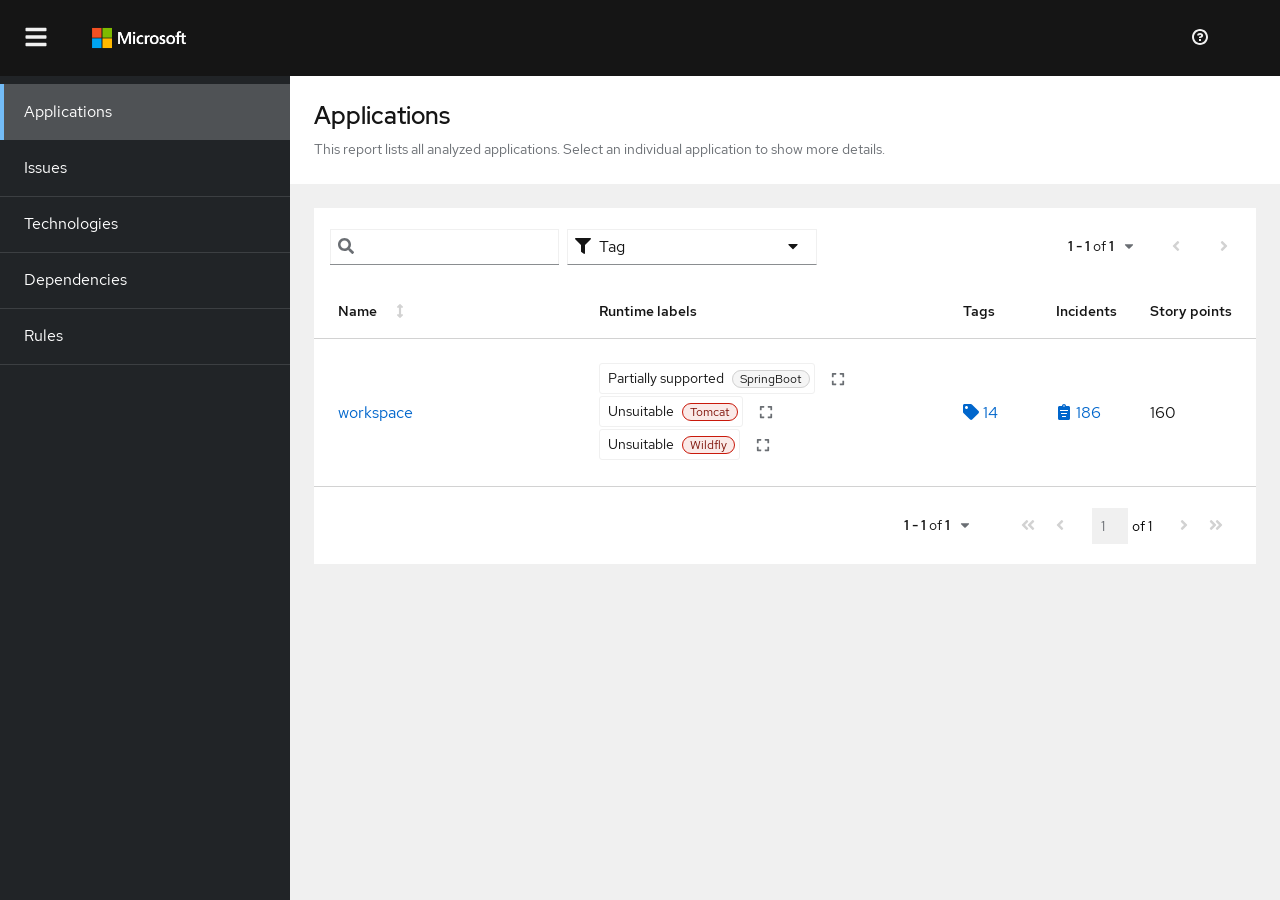
<file: .migrate-copilot/appcat/index.html>
<!doctype html><html lang="en"><head><meta charset="utf-8"/><link name="favicon" rel="icon" href="./favicon.ico"/><meta name="viewport" content="width=device-width,initial-scale=1"/><meta name="theme-color" content="#000000"/><meta name="description" content="Windup"/><link rel="apple-touch-icon" href="./logo192.png"/><link rel="manifest" href="./manifest.json"/><title>Windup</title><script src="./theme.js"></script><script src="./version.js"></script><script src="./settings.js"></script><script src="./windup.js"></script><script defer="defer" src="./static/js/main.3ffdb6d3.js"></script><link href="./static/css/main.99870fef.css" rel="stylesheet"></head><body><noscript>You need to enable JavaScript to run this app.</noscript><div id="root" style="height:100%"></div></body></html>
</file>
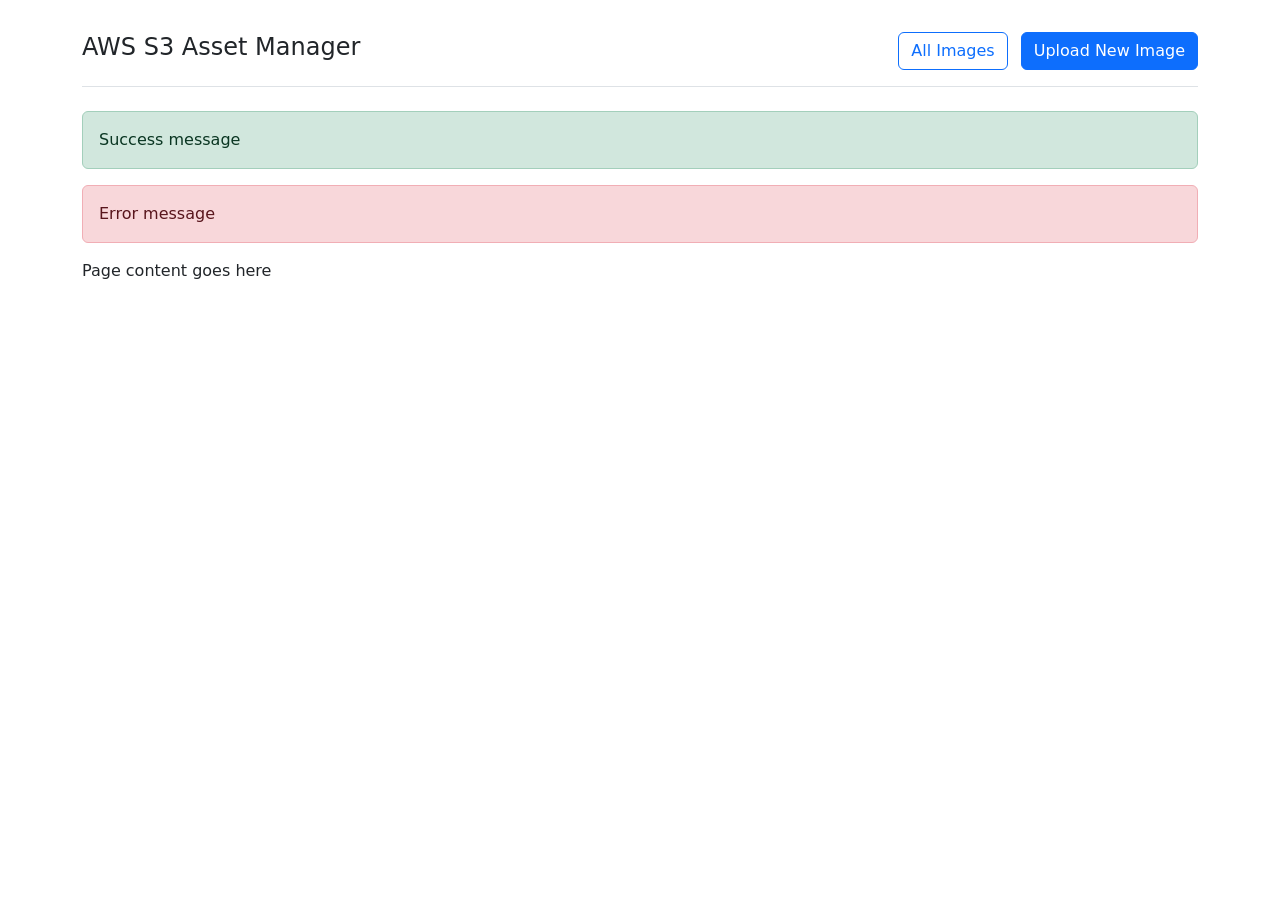
<file: web/src/main/resources/templates/layout.html>
<!DOCTYPE html>
<html xmlns:th="http://www.thymeleaf.org" th:fragment="layout(title, content)">
<head>
    <meta charset="UTF-8">
    <meta name="viewport" content="width=device-width, initial-scale=1.0">
    <title th:text="${title}">AWS S3 Asset Manager</title>
    <link href="https://cdn.jsdelivr.net/npm/bootstrap@5.3.0/dist/css/bootstrap.min.css" rel="stylesheet">
    <style>
        body {
            padding-top: 2rem;
            padding-bottom: 2rem;
        }
        .thumbnail {
            width: 100px;
            height: 100px;
            object-fit: cover;
        }
    </style>
</head>
<body>
    <div class="container">
        <header class="pb-3 mb-4 border-bottom">
            <div class="d-flex align-items-center text-dark text-decoration-none">
                <h1 class="fs-4">AWS S3 Asset Manager</h1>
                <div class="ms-auto">
                    <a class="btn btn-outline-primary me-2" th:href="@{/s3}">All Images</a>
                    <a class="btn btn-primary" th:href="@{/s3/upload}">Upload New Image</a>
                </div>
            </div>
        </header>

        <div th:if="${success}" class="alert alert-success" role="alert">
            <span th:text="${success}">Success message</span>
        </div>

        <div th:if="${error}" class="alert alert-danger" role="alert">
            <span th:text="${error}">Error message</span>
        </div>
        
        <div th:replace="${content}">
            Page content goes here
        </div>
    </div>

    <script src="https://cdn.jsdelivr.net/npm/bootstrap@5.3.0/dist/js/bootstrap.bundle.min.js"></script>
</body>
</html>
</file>
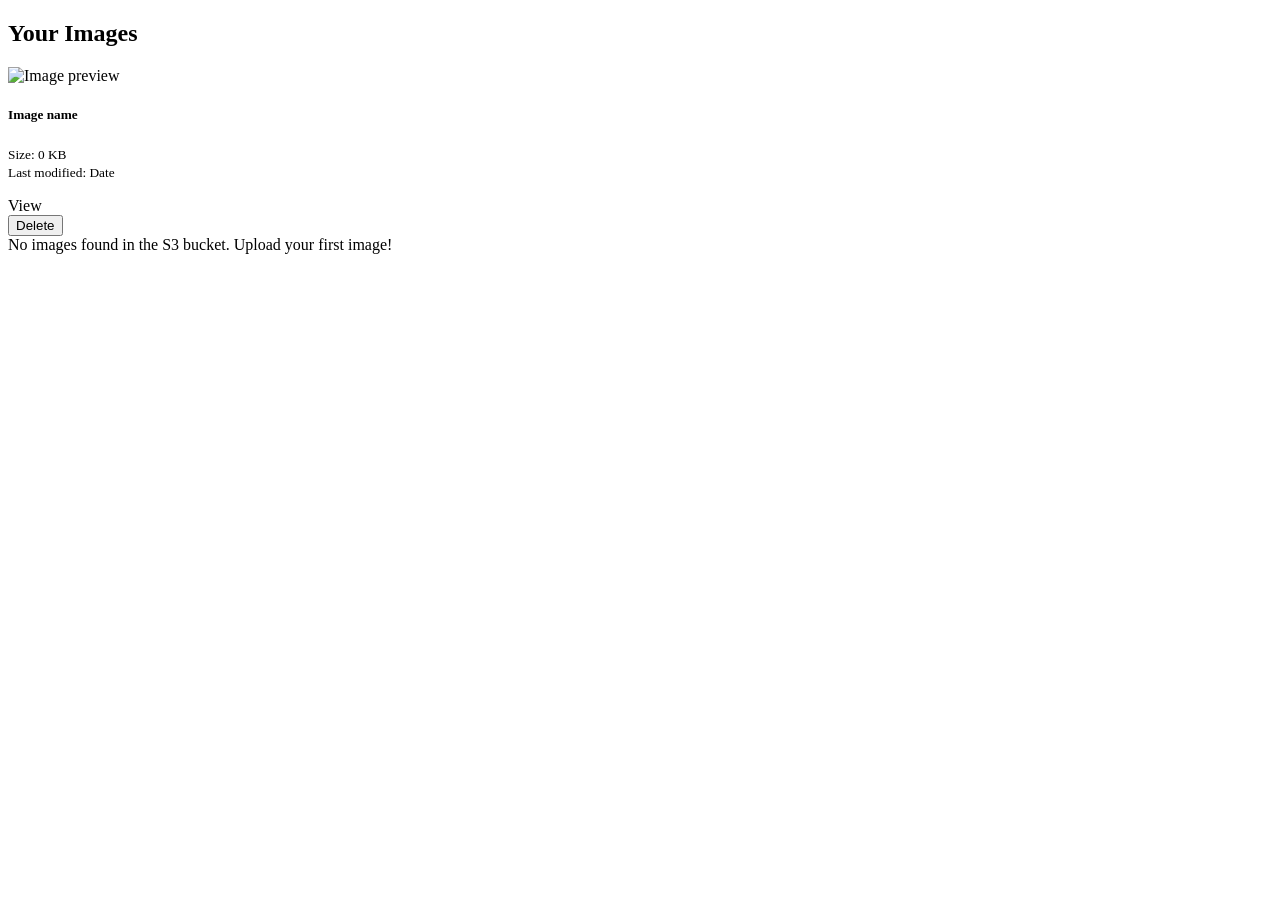
<file: web/src/main/resources/templates/list.html>
<!DOCTYPE html>
<html xmlns:th="http://www.thymeleaf.org" th:replace="~{layout :: layout('S3 Object List', ~{::content})}">
<body>
    <div th:fragment="content">
        <h2>Your Images</h2>

        <div class="row mt-4" id="imageContainer" th:if="${not #lists.isEmpty(objects)}">
            <div class="col-md-4 mb-4" th:each="object : ${objects}" th:attr="data-key=${object.key}">
                <div class="card">
                    <img th:src="${object.url}" class="card-img-top" alt="Image preview" style="height: 200px; object-fit: cover;">
                    <div class="card-body">
                        <h5 class="card-title text-truncate" th:text="${object.name}">Image name</h5>
                        <p class="card-text">
                            <small class="text-muted">
                                Size: <span th:text="${#numbers.formatDecimal(object.size / 1024, 0, 2) + ' KB'}">0 KB</span><br>
                                Last modified: <span th:text="${#temporals.format(object.lastModified, 'dd-MM-yyyy HH:mm')}">Date</span>
                            </small>
                        </p>
                        <div class="d-flex justify-content-between">
                            <a th:href="@{'/s3/view-page/' + ${object.key}}" class="btn btn-primary btn-sm">View</a>
                            <form th:action="@{'/s3/delete/' + ${object.key}}" method="post" onsubmit="return confirm('Are you sure you want to delete this file?');">
                                <button type="submit" class="btn btn-danger btn-sm">Delete</button>
                            </form>
                        </div>
                    </div>
                </div>
            </div>
        </div>

        <div class="alert alert-info" th:if="${#lists.isEmpty(objects)}">
            No images found in the S3 bucket. <a th:href="@{/s3/upload}" class="alert-link">Upload your first image!</a>
        </div>

        <!-- Loading indicator for auto-refreshing -->
        <div id="refreshIndicator" style="display: none">
            <div class="d-flex justify-content-center">
                <div class="spinner-border text-primary" role="status">
                    <span class="visually-hidden">Loading...</span>
                </div>
            </div>
            <p class="text-center mt-2">Checking for new thumbnails...</p>
        </div>

        <!-- Auto-refresh script -->
        <script th:inline="javascript">
            // Store the current list of object keys for comparison
            const currentObjects = /*[[${objects}]]*/ [];
            let lastRefresh = new Date().getTime();
            const pendingUploads = new Set();
            const refreshInterval = 3000; // 3 seconds
            let refreshTimer;
            
            // Function to check if there's a new upload in progress
            function checkForNewUploads() {
                const uploadSuccess = sessionStorage.getItem('uploadSuccess');
                if (uploadSuccess) {
                    // Get the key of the recently uploaded file
                    const uploadedKey = sessionStorage.getItem('uploadedKey');
                    if (uploadedKey && !pendingUploads.has(uploadedKey)) {
                        pendingUploads.add(uploadedKey);
                        
                        // Clear the session storage
                        sessionStorage.removeItem('uploadSuccess');
                        sessionStorage.removeItem('uploadedKey');
                        
                        // Start polling more frequently when an upload is detected
                        startPolling(true);
                    }
                }
            }
            
            // Start polling the server for updates
            function startPolling(immediate = false) {
                clearTimeout(refreshTimer);
                
                if (immediate) {
                    refreshContent();
                }
                
                refreshTimer = setTimeout(() => {
                    refreshContent();
                    
                    // If there are pending uploads, keep the refresh rate higher
                    if (pendingUploads.size > 0) {
                        startPolling(false);
                    } else {
                        // After a while, reduce polling frequency
                        const elapsed = new Date().getTime() - lastRefresh;
                        if (elapsed < 30000) { // 30 seconds
                            startPolling(false);
                        } else {
                            // Stop aggressive polling after 30 seconds with no changes
                            startNormalPolling();
                        }
                    }
                }, pendingUploads.size > 0 ? refreshInterval : refreshInterval * 2);
            }
            
            // Start normal polling schedule
            function startNormalPolling() {
                clearTimeout(refreshTimer);
                refreshTimer = setTimeout(() => {
                    refreshContent();
                    startNormalPolling();
                }, refreshInterval * 2);
            }
            
            // Function to refresh the content
            function refreshContent() {
                document.getElementById('refreshIndicator').style.display = 'block';
                
                fetch(window.location.href)
                    .then(response => response.text())
                    .then(html => {
                        const parser = new DOMParser();
                        const doc = parser.parseFromString(html, "text/html");
                        const newContainer = doc.getElementById('imageContainer');
                        
                        if (newContainer) {
                            const currentContainer = document.getElementById('imageContainer');
                            
                            // Check if there are differences
                            if (currentContainer && currentContainer.innerHTML !== newContainer.innerHTML) {
                                // Update the content
                                currentContainer.innerHTML = newContainer.innerHTML;
                                lastRefresh = new Date().getTime();
                                
                                // Check if any of our pending uploads now have thumbnails
                                pendingUploads.forEach(key => {
                                    const thumbnailKey = getThumbnailKey(key);
                                    const thumbnailExists = document.querySelector(`[data-key="${thumbnailKey}"]`);
                                    if (thumbnailExists) {
                                        pendingUploads.delete(key);
                                    }
                                });
                            }
                        } else {
                            // No images, check if we need to refresh the whole page
                            if (document.getElementById('imageContainer')) {
                                window.location.reload();
                            }
                        }
                    })
                    .catch(error => console.error('Error refreshing content:', error))
                    .finally(() => {
                        document.getElementById('refreshIndicator').style.display = 'none';
                    });
            }
            
            // Helper function to get thumbnail key from original key
            function getThumbnailKey(key) {
                const dotIndex = key.lastIndexOf('.');
                if (dotIndex > 0) {
                    return key.substring(0, dotIndex) + "_thumbnail" + key.substring(dotIndex);
                }
                return key + "_thumbnail";
            }
            
            // Start polling when the page loads
            document.addEventListener('DOMContentLoaded', function() {
                checkForNewUploads();
                startNormalPolling();
            });
        </script>
    </div>
</body>
</html>
</file>
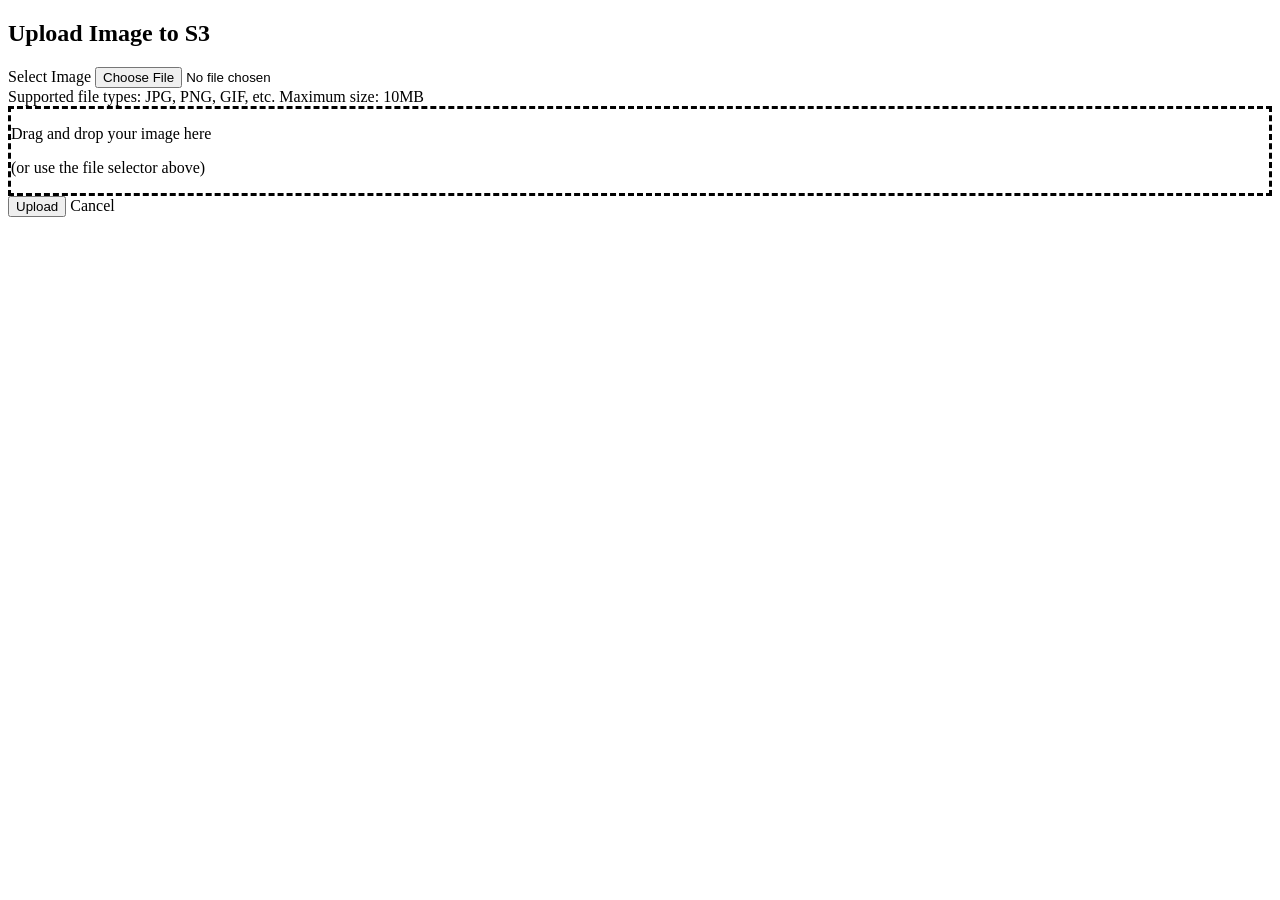
<file: web/src/main/resources/templates/upload.html>
<!DOCTYPE html>
<html xmlns:th="http://www.thymeleaf.org" th:replace="~{layout :: layout('Upload to S3', ~{::content})}">
<body>
    <div th:fragment="content">
        <h2>Upload Image to S3</h2>
        
        <form th:action="@{/s3/upload}" method="post" enctype="multipart/form-data" class="mt-4" id="uploadForm">
            <div class="mb-3">
                <label for="file" class="form-label">Select Image</label>
                <input type="file" class="form-control" id="file" name="file" accept="image/*" required>
                <div class="form-text">Supported file types: JPG, PNG, GIF, etc. Maximum size: 10MB</div>
            </div>
            
            <!-- Drag and drop area -->
            <div class="mt-4 mb-4">
                <div id="dropZone" class="border border-dashed border-secondary rounded p-5 text-center">
                    <i class="bi bi-cloud-upload" style="font-size: 2rem;"></i>
                    <p class="mt-2">Drag and drop your image here</p>
                    <p class="text-muted">(or use the file selector above)</p>
                </div>
            </div>
            
            <div class="mt-4">
                <button type="submit" class="btn btn-success me-2" id="uploadBtn">Upload</button>
                <a th:href="@{/s3}" class="btn btn-secondary">Cancel</a>
            </div>
        </form>

        <div class="mt-4" id="imagePreview" style="display: none;">
            <h3>Preview</h3>
            <img id="preview" style="max-width: 100%; max-height: 300px;" alt="Image preview">
        </div>

        <style>
            .border-dashed {
                border-style: dashed !important;
            }
            #dropZone {
                transition: all 0.3s ease;
                cursor: pointer;
            }
            #dropZone.dragover {
                background-color: rgba(0, 123, 255, 0.1);
                border-color: #007bff !important;
            }
        </style>

        <script>
            // File input change event for preview
            document.getElementById('file').addEventListener('change', function(event) {
                const file = event.target.files[0];
                if (file) {
                    previewFile(file);
                }
            });
            
            // Drag and drop functionality
            const dropZone = document.getElementById('dropZone');
            const fileInput = document.getElementById('file');
            
            // Prevent default drag behaviors
            ['dragenter', 'dragover', 'dragleave', 'drop'].forEach(eventName => {
                dropZone.addEventListener(eventName, preventDefaults, false);
                document.body.addEventListener(eventName, preventDefaults, false);
            });
            
            // Highlight drop zone when item is dragged over it
            ['dragenter', 'dragover'].forEach(eventName => {
                dropZone.addEventListener(eventName, highlight, false);
            });
            
            ['dragleave', 'drop'].forEach(eventName => {
                dropZone.addEventListener(eventName, unhighlight, false);
            });
            
            // Handle dropped files
            dropZone.addEventListener('drop', handleDrop, false);
            
            // Click on drop zone to trigger file input
            dropZone.addEventListener('click', function() {
                fileInput.click();
            });
            
            function preventDefaults(e) {
                e.preventDefault();
                e.stopPropagation();
            }
            
            function highlight() {
                dropZone.classList.add('dragover');
            }
            
            function unhighlight() {
                dropZone.classList.remove('dragover');
            }
            
            function handleDrop(e) {
                const dt = e.dataTransfer;
                const files = dt.files;
                
                if (files.length > 0) {
                    fileInput.files = files;
                    previewFile(files[0]);
                }
            }
            
            function previewFile(file) {
                if (file) {
                    const reader = new FileReader();
                    reader.onload = function(e) {
                        document.getElementById('preview').src = e.target.result;
                        document.getElementById('imagePreview').style.display = 'block';
                    }
                    reader.readAsDataURL(file);
                }
            }
            
            // Handle form submission to store upload info in session storage
            document.getElementById('uploadForm').addEventListener('submit', function(e) {
                const fileInput = document.getElementById('file');
                if (fileInput.files.length > 0) {
                    const file = fileInput.files[0];
                    // Store upload information in sessionStorage
                    sessionStorage.setItem('uploadSuccess', 'true');
                    sessionStorage.setItem('uploadedKey', file.name);
                }
            });
        </script>
    </div>
</body>
</html>
</file>
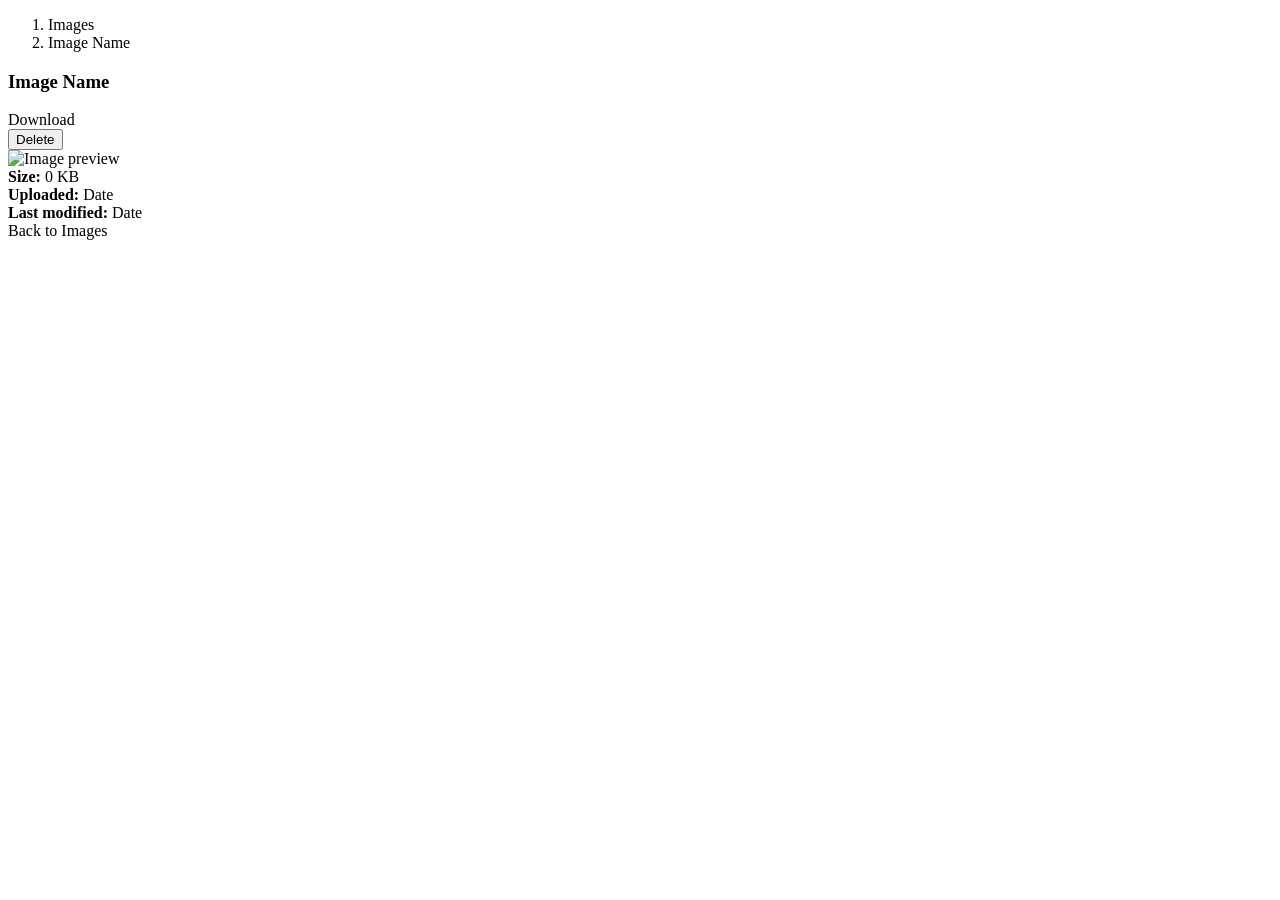
<file: web/src/main/resources/templates/view.html>
<!DOCTYPE html>
<html xmlns:th="http://www.thymeleaf.org" th:replace="~{layout :: layout('View Image', ~{::content})}">
<body>
    <div th:fragment="content">
        <div class="container">
            <div class="row mb-3">
                <div class="col-12">
                    <nav aria-label="breadcrumb">
                        <ol class="breadcrumb">
                            <li class="breadcrumb-item"><a th:href="@{/s3}">Images</a></li>
                            <li class="breadcrumb-item active" aria-current="page" th:text="${object.name}">Image Name</li>
                        </ol>
                    </nav>
                </div>
            </div>
            
            <div class="card">
                <div class="card-header d-flex justify-content-between align-items-center">
                    <h3 class="card-title mb-0" th:text="${object.name}">Image Name</h3>
                    <div>
                        <a th:href="${object.url}" download class="btn btn-outline-primary btn-sm me-2">
                            <i class="bi bi-download"></i> Download
                        </a>
                        <form th:action="@{'/s3/delete/' + ${object.key}}" method="post" class="d-inline" 
                              onsubmit="return confirm('Are you sure you want to delete this file?');">
                            <button type="submit" class="btn btn-outline-danger btn-sm">
                                <i class="bi bi-trash"></i> Delete
                            </button>
                        </form>
                    </div>
                </div>
                <div class="card-body text-center">
                    <img th:src="${object.url}" class="img-fluid" alt="Image preview" style="max-height: 70vh;">
                </div>
                <div class="card-footer">
                    <div class="row">
                        <div class="col-md-3">
                            <strong>Size:</strong> <span th:text="${#numbers.formatDecimal(object.size / 1024, 0, 2) + ' KB'}">0 KB</span>
                        </div>
                        <div class="col-md-4">
                            <strong>Uploaded:</strong> <span th:text="${#temporals.format(object.uploadedAt, 'dd-MM-yyyy HH:mm')}">Date</span>
                        </div>
                        <div class="col-md-5">
                            <strong>Last modified:</strong> <span th:text="${#temporals.format(object.lastModified, 'dd-MM-yyyy HH:mm')}">Date</span>
                        </div>
                    </div>
                </div>
            </div>
            
            <div class="mt-3">
                <a th:href="@{/s3}" class="btn btn-secondary">Back to Images</a>
            </div>
        </div>
    </div>
</body>
</html>
</file>
